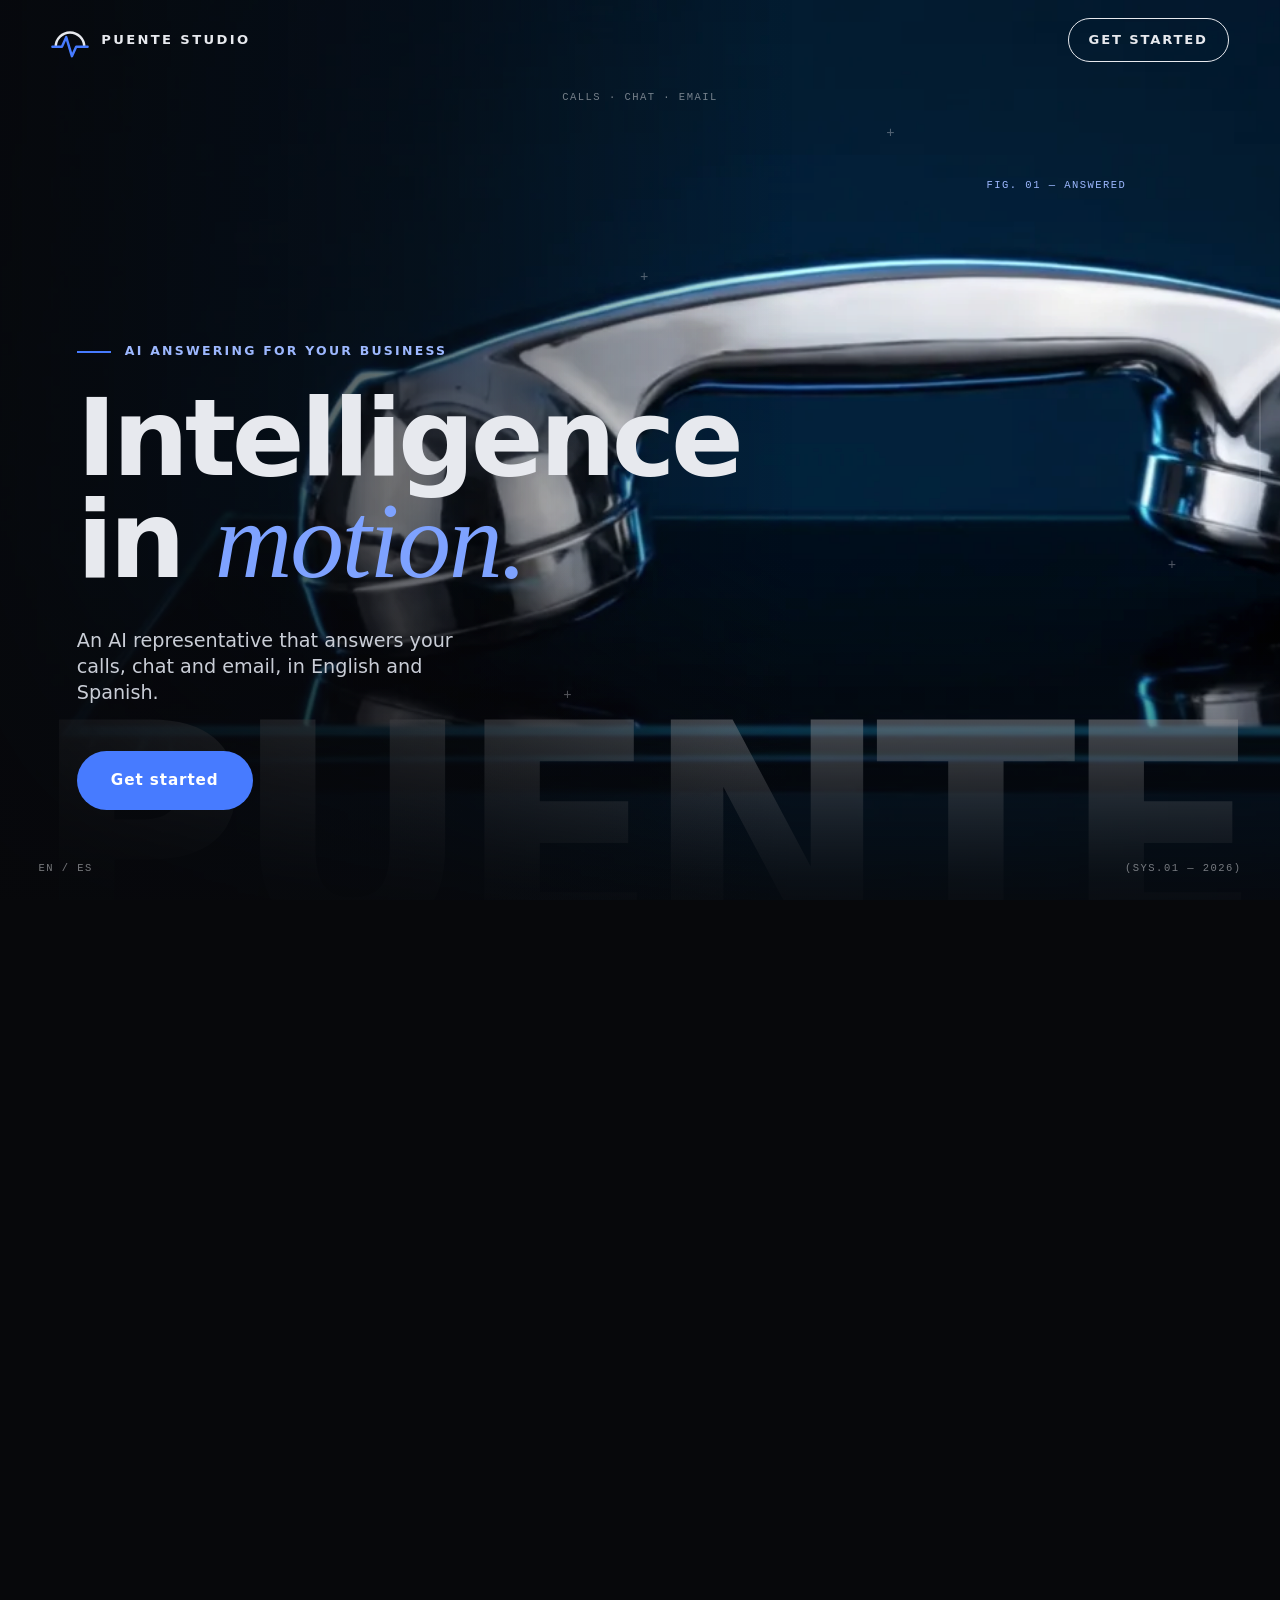
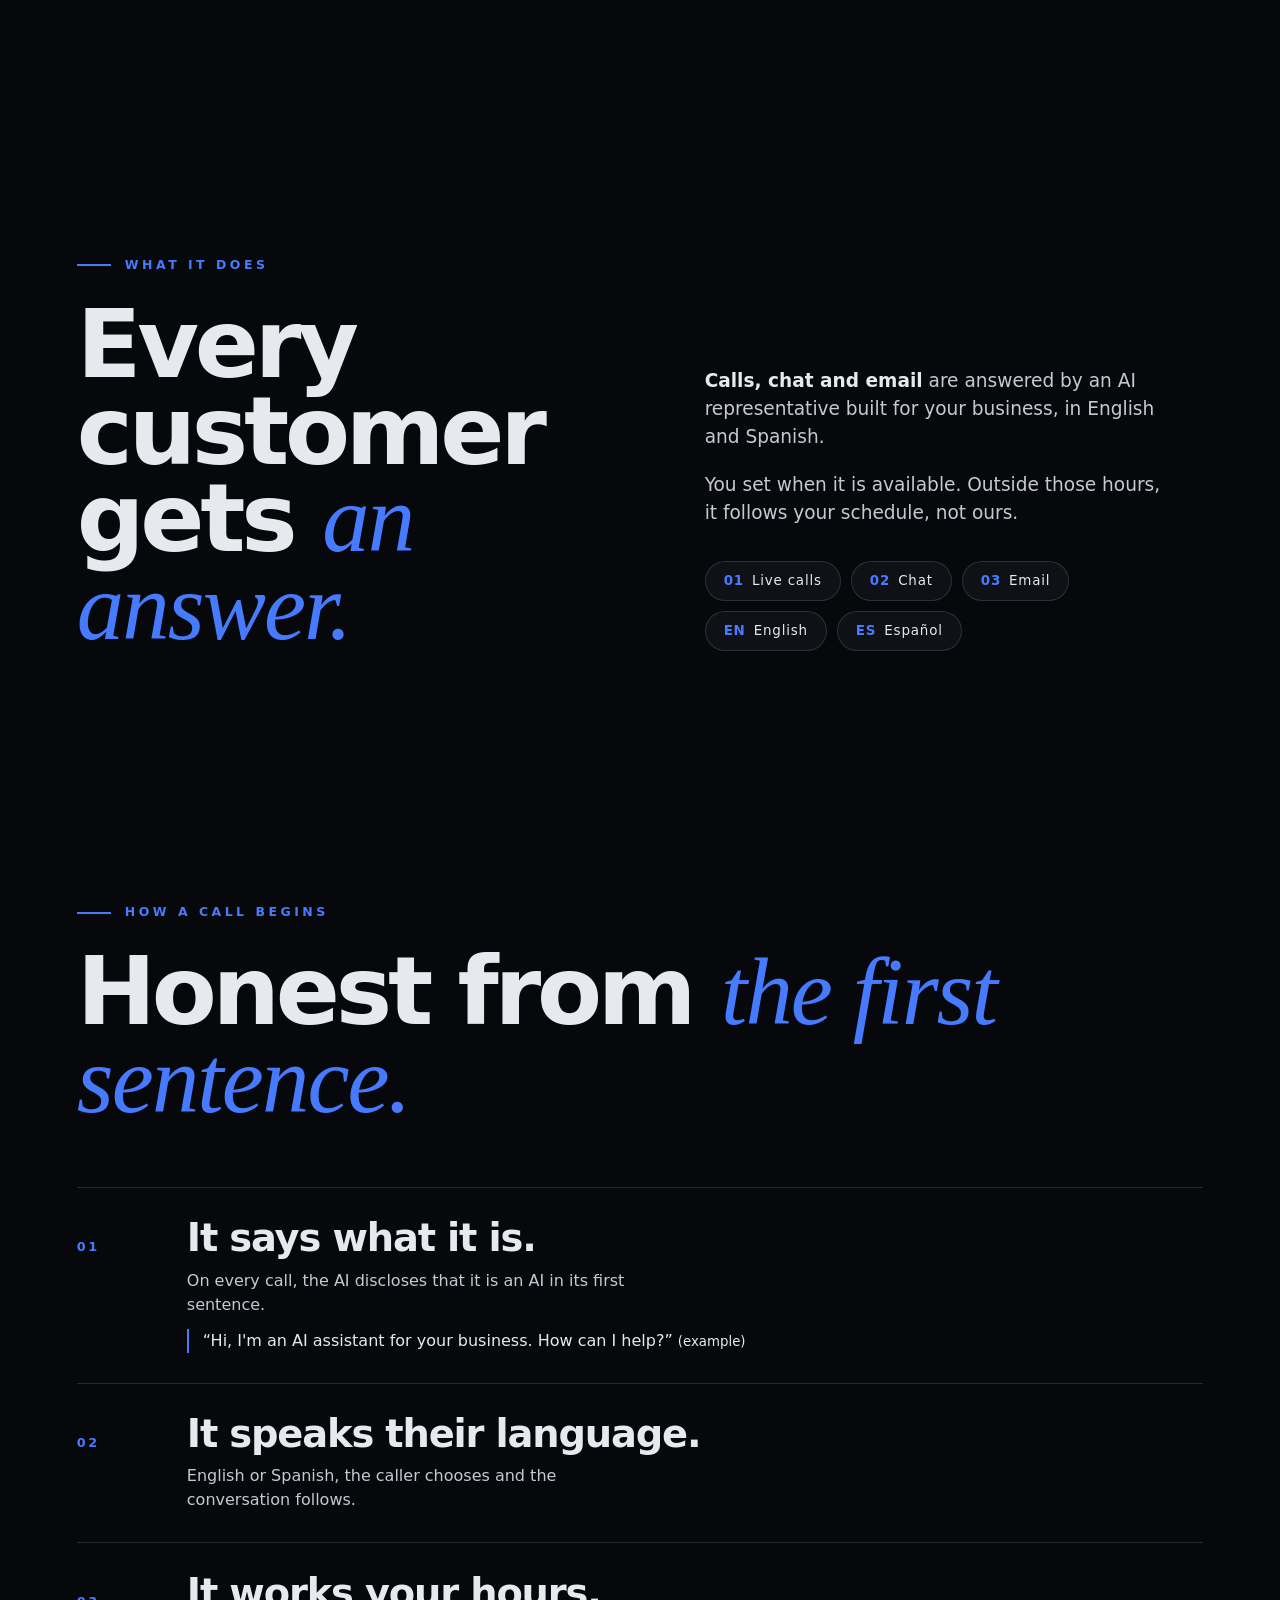
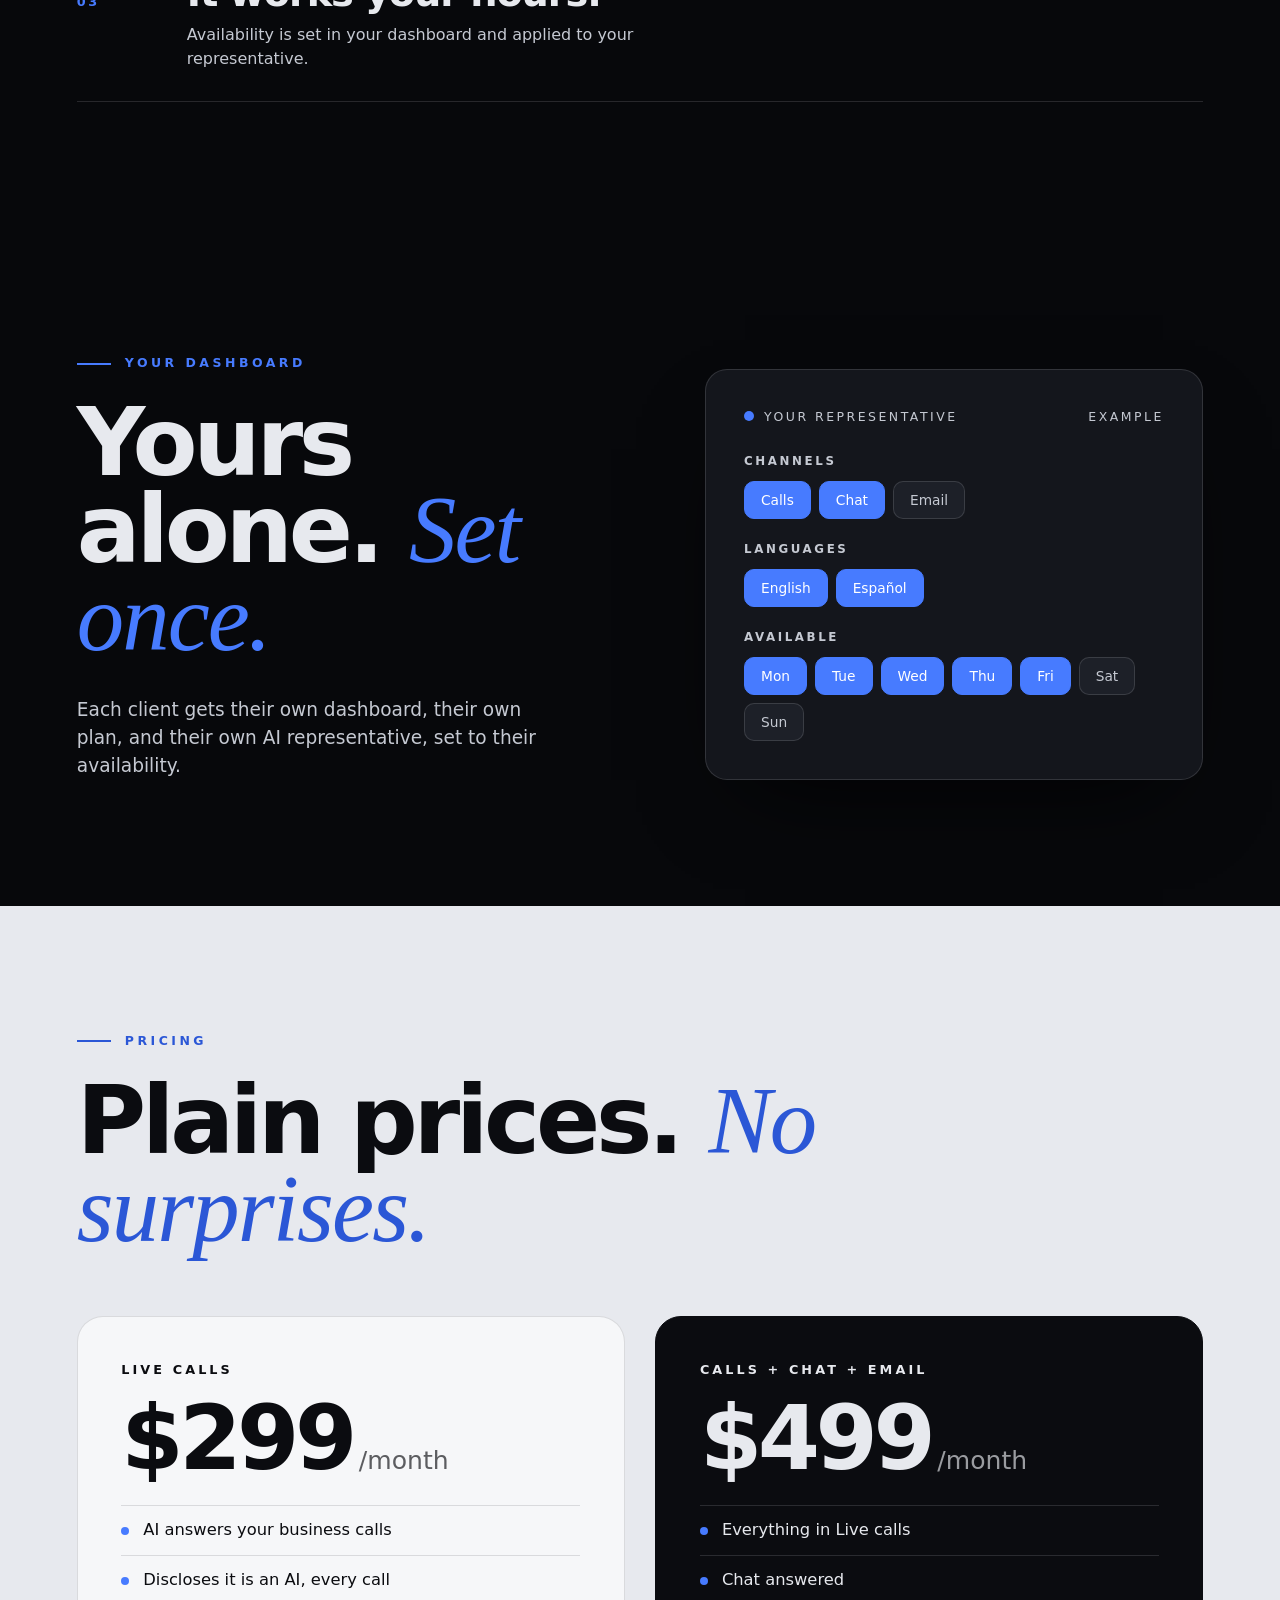
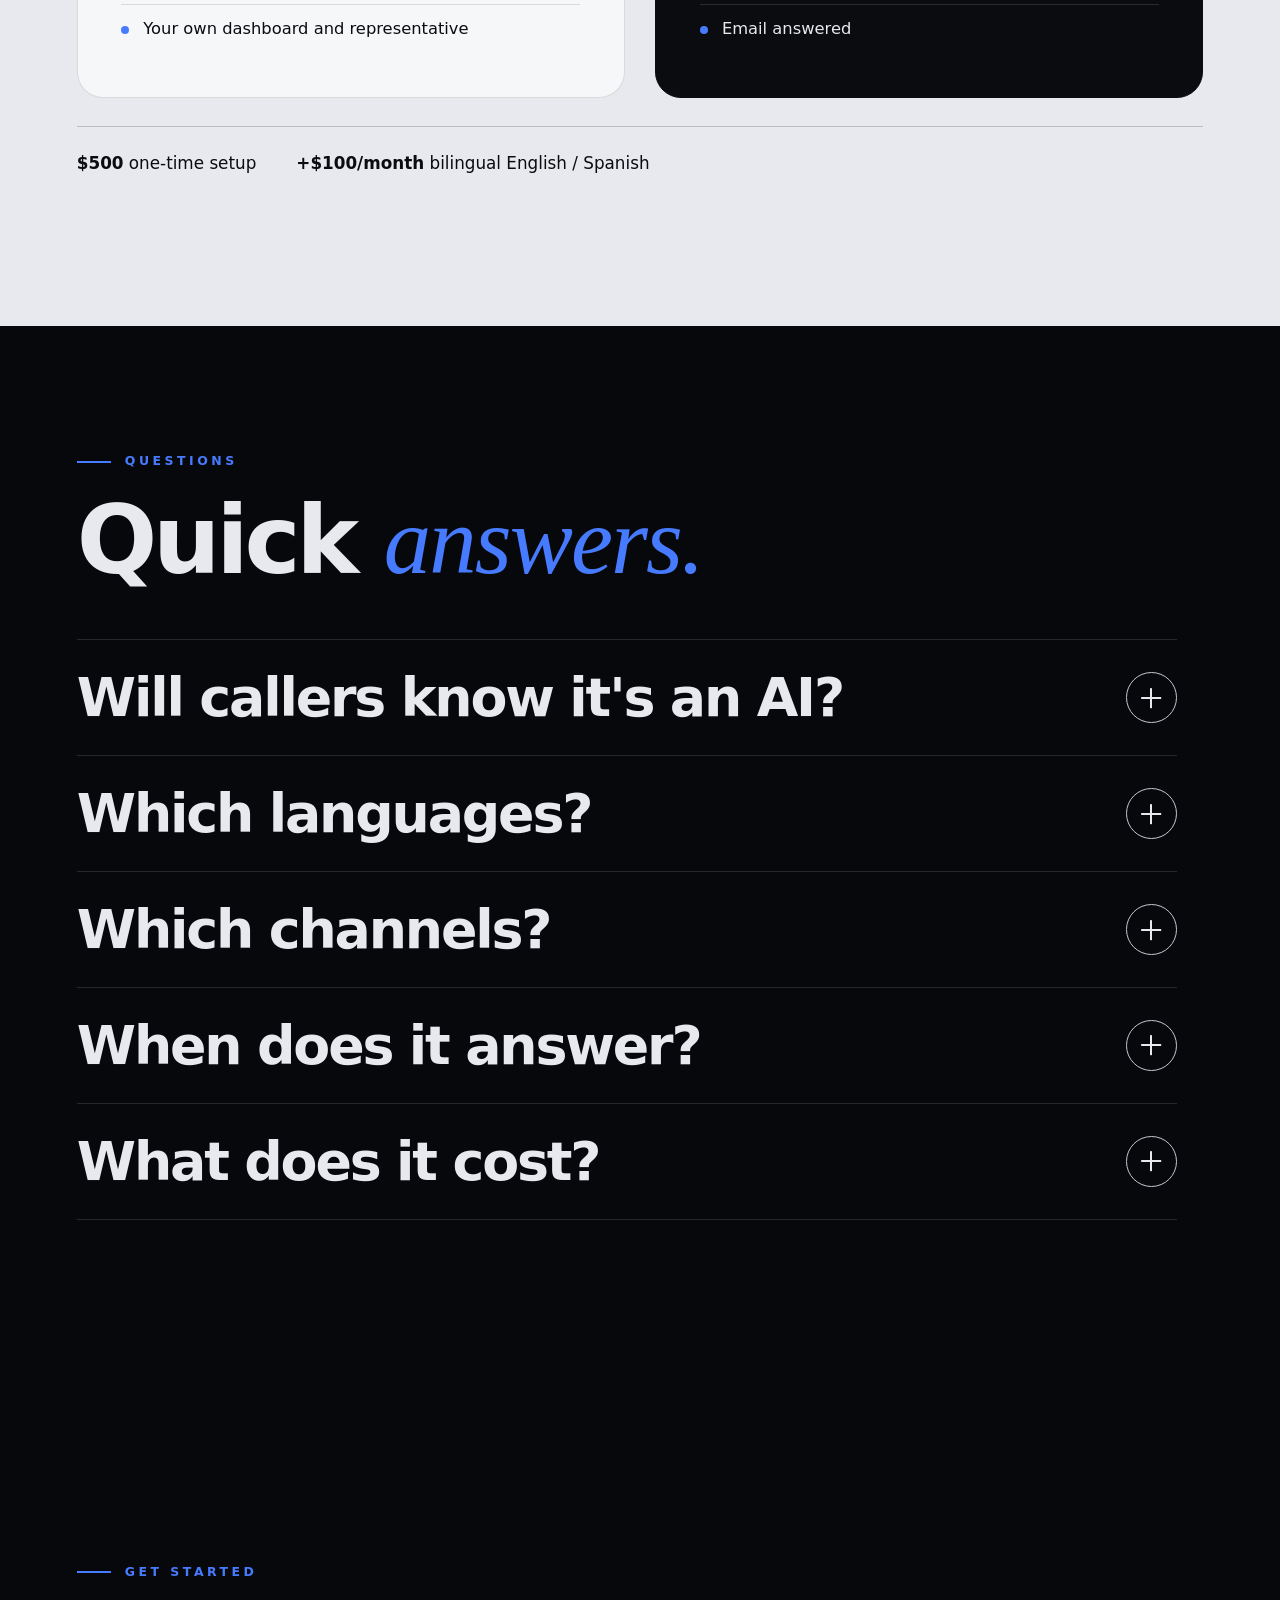
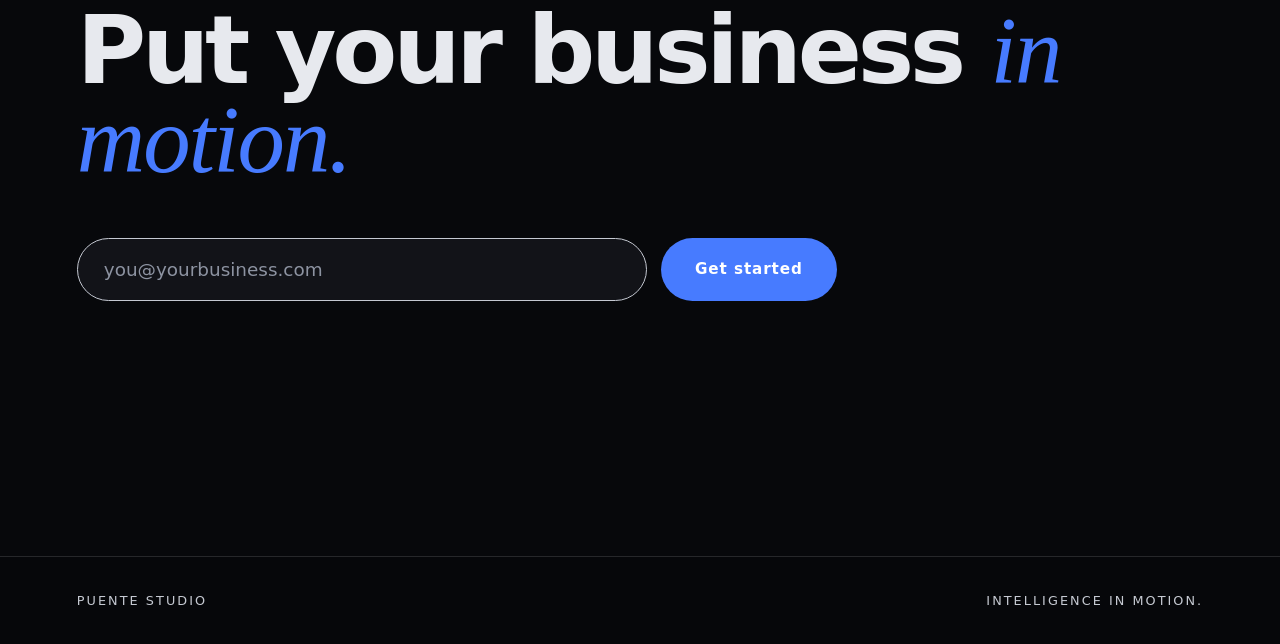
<file: index.html>
<!doctype html>
<html lang="en"><head><meta name="robots" content="noindex,nofollow"><link rel="preload" as="image" href="frames/h/d/001.webp" media="(min-width:768px)"><link rel="preload" as="image" href="frames/h/m/001.webp" media="(max-width:767px)"><meta charset="utf-8"><meta name="viewport" content="width=device-width,initial-scale=1">
<title>Puente Studio — Intelligence in motion</title>
<meta name="description" content="Puente Studio's AI answers your business's calls, chat and email, in English and Spanish.">
<style>
:root{--obs:#07080b;--gra:#14161c;--gra2:#1d2028;--plat:#e7e9ee;--plat2:#c5c9d2;--ink:#0b0c10;--blue:#477BFF;--line:rgba(231,233,238,.14);
--f:"Bahnschrift","Segoe UI Variable Display","Helvetica Neue","Segoe UI",system-ui,sans-serif}
*{box-sizing:border-box;margin:0;padding:0}
html{scroll-behavior:smooth;background:var(--obs)}
body{font-family:var(--f);color:var(--plat);background:var(--obs);line-height:1.5;overflow-x:hidden;-webkit-font-smoothing:antialiased}
#scene{position:fixed;inset:0;width:100%;height:100%;z-index:0;pointer-events:none}
header{position:fixed;top:0;left:0;right:0;z-index:20;display:flex;align-items:center;justify-content:space-between;padding:18px clamp(20px,4vw,56px);color:var(--plat);transition:color .35s}
header.on-light{color:var(--ink)}
.brand{display:flex;align-items:center;gap:12px;text-decoration:none;color:inherit;font-weight:700;letter-spacing:.18em;text-transform:uppercase;font-size:.82rem}
.brand svg{width:38px;height:38px;flex:none}
.nav-cta{color:inherit;text-decoration:none;font-size:.82rem;letter-spacing:.14em;text-transform:uppercase;font-weight:600;padding:11px 20px;border:1px solid currentColor;border-radius:999px;transition:background .25s,color .25s,border-color .25s}
.nav-cta:hover,.nav-cta:focus-visible{background:var(--blue);border-color:var(--blue);color:#fff;outline:none}
main{position:relative;z-index:2}
section{position:relative;padding:clamp(88px,14vh,170px) clamp(20px,6vw,96px)}
.eyebrow{font-size:.78rem;letter-spacing:.28em;text-transform:uppercase;color:var(--blue);font-weight:700;margin-bottom:26px;display:flex;align-items:center;gap:14px}
.eyebrow:before{content:"";width:34px;height:2px;background:var(--blue)}
h1,h2{font-weight:700;letter-spacing:-.045em;line-height:.92}
h1{font-size:clamp(3.4rem,13.2vw,13.5rem)}
h2{font-size:clamp(2.4rem,7.4vw,7.4rem);max-width:15ch}
h1 em,h2 em{font-style:normal;color:var(--blue)}
.hero{min-height:100vh;display:flex;flex-direction:column;justify-content:flex-end;padding-bottom:clamp(56px,10vh,120px)}
.hero p.lead{font-size:clamp(1.1rem,1.9vw,1.7rem);max-width:34ch;color:var(--plat2);margin-top:clamp(24px,4vh,48px);line-height:1.35}
.hero .row{display:flex;flex-wrap:wrap;gap:20px 36px;align-items:center;margin-top:clamp(28px,5vh,56px)}
.btn{display:inline-block;background:var(--blue);color:#fff;text-decoration:none;font-weight:700;font-size:.95rem;letter-spacing:.06em;padding:18px 34px;border-radius:999px;border:0;cursor:pointer;font-family:inherit;transition:transform .2s,box-shadow .25s}
.btn:hover,.btn:focus-visible{transform:translateY(-2px);box-shadow:0 14px 40px -10px rgba(71,123,255,.7);outline:none}
.scroll-hint{font-size:.74rem;letter-spacing:.26em;text-transform:uppercase;color:var(--plat2)}
.scroll-hint i{display:inline-block;width:46px;height:1px;background:var(--plat2);vertical-align:middle;margin-left:12px;transform-origin:left;animation:hint 2.4s ease-in-out infinite}
@keyframes hint{0%,100%{transform:scaleX(.3)}50%{transform:scaleX(1)}}
.split{display:grid;grid-template-columns:1.05fr .95fr;gap:clamp(32px,6vw,96px);align-items:end}
.copy{font-size:clamp(1.05rem,1.45vw,1.35rem);color:var(--plat2);max-width:40ch}
.copy p+p{margin-top:1.1em}
.copy strong{color:var(--plat);font-weight:600}
.chips{display:flex;flex-wrap:wrap;gap:10px;margin-top:34px}
.chip{border:1px solid var(--line);border-radius:999px;padding:9px 18px;font-size:.84rem;letter-spacing:.06em;background:rgba(20,22,28,.7);color:var(--plat)}
.chip b{color:var(--blue);margin-right:8px}
.call{margin-top:clamp(40px,7vh,90px);border-top:1px solid var(--line)}
.step{display:grid;grid-template-columns:90px 1fr;gap:20px;padding:30px 0;border-bottom:1px solid var(--line);align-items:baseline;opacity:.35;transform:translateY(18px);transition:opacity .8s,transform .8s}
.step.in{opacity:1;transform:none}
.step .n{font-size:.8rem;letter-spacing:.2em;color:var(--blue);font-weight:700}
.step h3{font-size:clamp(1.4rem,3vw,2.7rem);letter-spacing:-.03em;font-weight:600;line-height:1.05}
.step p{color:var(--plat2);margin-top:10px;max-width:46ch}
.say{font-style:normal;color:var(--plat);border-left:2px solid var(--blue);padding-left:14px;display:inline-block;margin-top:12px}
.rep{background:var(--gra);border:1px solid var(--line);border-radius:22px;padding:clamp(22px,3vw,40px);box-shadow:0 40px 90px -40px rgba(0,0,0,.9)}
.rep .top{display:flex;justify-content:space-between;align-items:center;margin-bottom:26px;font-size:.78rem;letter-spacing:.2em;text-transform:uppercase;color:var(--plat2)}
.rep .dot{width:10px;height:10px;border-radius:50%;background:var(--blue);box-shadow:0 0 0 0 rgba(71,123,255,.7);animation:ping 2.2s infinite;display:inline-block;margin-right:10px}
@keyframes ping{70%{box-shadow:0 0 0 12px rgba(71,123,255,0)}100%{box-shadow:0 0 0 0 rgba(71,123,255,0)}}
.rep h4{font-size:.74rem;letter-spacing:.22em;text-transform:uppercase;color:var(--plat2);font-weight:600;margin:22px 0 10px}
.tog{display:flex;flex-wrap:wrap;gap:8px}
.tog button{font-family:inherit;font-size:.86rem;padding:10px 16px;border-radius:10px;border:1px solid var(--line);background:var(--gra2);color:var(--plat2);cursor:pointer;transition:all .2s}
.tog button[aria-pressed=true]{background:var(--blue);border-color:var(--blue);color:#fff}
.tog button:focus-visible{outline:2px solid var(--plat);outline-offset:2px}
.plans{background:var(--plat);color:var(--ink)}
.plans .eyebrow{color:#2b57d6}.plans .eyebrow:before{background:#2b57d6}
.plans h2 em{color:#2b57d6}
.cards{display:grid;grid-template-columns:1fr 1fr;gap:clamp(16px,2.4vw,32px);margin-top:clamp(40px,7vh,80px)}
.card{background:#f6f7f9;border:1px solid rgba(11,12,16,.12);border-radius:26px;padding:clamp(26px,3.4vw,50px);display:flex;flex-direction:column;gap:14px}
.card.pro{background:var(--ink);color:var(--plat);border-color:var(--ink)}
.card h3{font-size:.8rem;letter-spacing:.24em;text-transform:uppercase;font-weight:700}
.price{font-size:clamp(3.4rem,7vw,6.6rem);font-weight:700;letter-spacing:-.05em;line-height:1}
.price small{font-size:.28em;letter-spacing:0;font-weight:500;opacity:.65;margin-left:6px}
.card ul{list-style:none;margin-top:8px}
.card li{padding:12px 0;border-top:1px solid rgba(11,12,16,.12);font-size:1.02rem}
.card.pro li{border-color:var(--line)}
.card li:before{content:"";display:inline-block;width:8px;height:8px;border-radius:50%;background:var(--blue);margin-right:14px}
.addons{display:flex;flex-wrap:wrap;gap:12px 40px;margin-top:28px;font-size:1.05rem;padding:24px 0;border-top:1px solid rgba(11,12,16,.2)}
.addons b{font-weight:700}
.faq{max-width:1100px}
details{border-top:1px solid var(--line)}
details:last-of-type{border-bottom:1px solid var(--line)}
summary{list-style:none;cursor:pointer;padding:clamp(22px,3.4vh,38px) 0;display:flex;justify-content:space-between;align-items:center;gap:24px;font-size:clamp(1.6rem,4.2vw,4rem);font-weight:700;letter-spacing:-.04em;line-height:1}
summary::-webkit-details-marker{display:none}
summary:focus-visible{outline:2px solid var(--blue);outline-offset:4px}
summary i{flex:none;width:clamp(34px,4vw,56px);height:clamp(34px,4vw,56px);border:1px solid var(--plat2);border-radius:50%;position:relative;transition:transform .35s,background .25s,border-color .25s}
summary i:before,summary i:after{content:"";position:absolute;left:50%;top:50%;width:40%;height:2px;background:var(--plat);transform:translate(-50%,-50%)}
summary i:after{transform:translate(-50%,-50%) rotate(90deg);transition:transform .35s}
details[open] summary i{background:var(--blue);border-color:var(--blue);transform:rotate(180deg)}
details[open] summary i:after{transform:translate(-50%,-50%) rotate(0)}
details p{padding:0 0 clamp(26px,4vh,44px);max-width:46ch;font-size:clamp(1.05rem,1.5vw,1.4rem);color:var(--plat2)}
.cta{min-height:90vh;display:flex;flex-direction:column;justify-content:center}
form{margin-top:clamp(34px,6vh,64px);display:flex;flex-wrap:wrap;gap:14px;max-width:760px}
label.sr{position:absolute;left:-9999px}
input[type=email]{flex:1 1 320px;font-family:inherit;font-size:1.15rem;padding:20px 26px;border-radius:999px;border:1px solid var(--plat2);background:rgba(20,22,28,.85);color:var(--plat)}
input[type=email]::placeholder{color:#8d93a1}
input[type=email]:focus-visible{outline:2px solid var(--blue);outline-offset:3px;border-color:var(--blue)}
.msg{flex-basis:100%;min-height:1.6em;color:var(--plat2);font-size:.95rem}
.msg.err{color:#ff9a9a}
footer{position:relative;z-index:2;padding:34px clamp(20px,6vw,96px);display:flex;justify-content:space-between;flex-wrap:wrap;gap:12px;border-top:1px solid var(--line);font-size:.8rem;letter-spacing:.16em;text-transform:uppercase;color:var(--plat2);background:rgba(7,8,11,.9)}
.rise{opacity:0;transform:translateY(34px);transition:opacity 1s cubic-bezier(.2,.7,.2,1),transform 1s cubic-bezier(.2,.7,.2,1)}
.rise.in{opacity:1;transform:none}
@media(max-width:860px){.split,.cards{grid-template-columns:1fr}.step{grid-template-columns:52px 1fr}h2{max-width:none}}
@media(prefers-reduced-motion:reduce){*{animation:none!important;transition:none!important;scroll-behavior:auto!important}.rise,.step{opacity:1;transform:none}}

.cine{padding:0;height:480vh}
.cine .stage{position:sticky;top:0;height:100vh;overflow:hidden;background:#07080b center/cover no-repeat;background-image:url(frames/h/d/001.webp)}
#film{position:absolute;inset:0;width:100%;height:100%;display:block;opacity:0;transition:opacity .5s}

.cine .shade{position:absolute;inset:0;background:linear-gradient(90deg,rgba(7,8,11,.86) 0%,rgba(7,8,11,.4) 46%,rgba(7,8,11,0) 76%),linear-gradient(0deg,rgba(7,8,11,.88) 0%,rgba(7,8,11,0) 42%)}
.cine .hero.in-stage{position:absolute;inset:0;min-height:0;padding:0 clamp(20px,6vw,96px) clamp(56px,10vh,120px);will-change:opacity,transform}
.cine .beat{position:absolute;left:clamp(20px,6vw,96px);bottom:clamp(56px,10vh,120px);font-size:clamp(1.4rem,3.4vw,3rem);font-weight:600;letter-spacing:-.03em;max-width:18ch;line-height:1.08;opacity:0;margin:0;will-change:opacity,transform}
.cine .payoff{position:absolute;right:clamp(20px,6vw,96px);bottom:clamp(56px,12vh,130px);width:min(380px,calc(100vw - 40px));opacity:0;will-change:opacity;perspective:900px}
.cine .pc{background:rgba(14,16,22,.82);border:1px solid rgba(231,233,238,.14);border-radius:18px;padding:18px 18px 16px;box-shadow:0 30px 80px rgba(0,0,0,.5);transform-origin:50% 100%;will-change:transform}
.cine .ptag{font-size:.68rem;letter-spacing:.14em;text-transform:uppercase;color:#9aa3b2;margin-bottom:10px}
.cine .pwave{width:100%;height:28px;display:block;margin-bottom:10px}
.cine .pl{font-size:.9rem;line-height:1.35;color:#e7e9ee;margin:6px 0;opacity:0;transform:translateY(8px);transition:opacity .5s,transform .5s}
.cine .pl b{color:#9aa3b2;font-weight:600;margin-right:6px}
.cine .pbook{margin-top:12px;padding:12px 14px;border-radius:12px;background:#477BFF;color:#fff;display:flex;justify-content:space-between;align-items:center;gap:10px;opacity:0;transform:translateY(8px);transition:opacity .5s,transform .5s}
.cine .pbook span{font-size:.78rem;letter-spacing:.06em;text-transform:uppercase;opacity:.9}
.cine .pbook strong{font-size:1rem}
.cine .payoff.s1 .pl{opacity:1;transform:none}
.cine .payoff:not(.s2) .pl.l2{opacity:0;transform:translateY(8px)}
.cine .payoff.s3 .pbook{opacity:1;transform:none}
.cine .meter{position:absolute;right:clamp(8px,1.5vw,20px);top:50%;height:120px;width:2px;margin-top:-60px;background:rgba(231,233,238,.14)}
.cine .meter i{display:block;width:100%;height:0;background:#477BFF;box-shadow:0 0 12px #477BFF}
@media (max-width:767px){.cine{height:340vh}.cine .stage{background-image:url(frames/h/m/001.webp)}.cine .meter{display:none}.cine .shade{background:linear-gradient(0deg,rgba(7,8,11,.94) 0%,rgba(7,8,11,.5) 55%,rgba(7,8,11,.12) 100%)}.cine .payoff{left:20px;right:20px;width:auto;bottom:24px}.cine .beat{bottom:24px}}
@media (prefers-reduced-motion:reduce){.cine{height:auto}.cine .stage{position:relative;height:100vh}.cine .payoff{opacity:1}.cine .pl,.cine .pbook{opacity:1!important;transform:none!important}}

:root{--serif:"Iowan Old Style","Palatino Linotype",Palatino,"Book Antiqua",Georgia,serif}
h1{font-size:clamp(3rem,9.4vw,9.6rem);line-height:.95;letter-spacing:-.04em;font-weight:600}
h1 em,h2 em{font-family:var(--serif);font-style:italic;font-weight:400;letter-spacing:-.02em}
h2{font-weight:600}
.cine .hero .lead{max-width:34ch;font-size:clamp(1rem,1.5vw,1.3rem);color:#c9cdd6}
.cine .beat{font-family:var(--serif);font-weight:400;font-style:italic;letter-spacing:-.02em}
.cine .hero .eyebrow{letter-spacing:.18em}

.cine .hero h1 em{color:#7ea2ff;font-weight:500}
.cine .shade{background:linear-gradient(90deg,rgba(7,8,11,.94) 0%,rgba(7,8,11,.7) 38%,rgba(7,8,11,.1) 68%,rgba(7,8,11,0) 100%),linear-gradient(0deg,rgba(7,8,11,.88) 0%,rgba(7,8,11,0) 40%)}
.cine .hero h1{font-size:clamp(2.8rem,8.4vw,8.6rem)}
.cine .scroll-hint{display:none}

@media (max-height:600px){.cine .hero.in-stage{padding-top:88px;padding-bottom:28px}.cine .hero h1{font-size:clamp(2rem,6vw,4rem)}.cine .hero .lead{display:none}}

.cine .ghost{position:absolute;left:0;right:0;top:50%;transform:translateY(-54%);text-align:center;font-weight:700;letter-spacing:-.05em;line-height:.8;font-size:clamp(6rem,22vw,26rem);color:transparent;-webkit-text-stroke:1px rgba(231,233,238,.12);background:linear-gradient(180deg,rgba(231,233,238,.12),rgba(231,233,238,.0) 85%);-webkit-background-clip:text;background-clip:text;pointer-events:none;will-change:transform,opacity}
#obj3d{position:absolute;right:1vw;top:4vh;width:60vw;height:90vh;pointer-events:none}.cine .stage:after{content:'';position:absolute;right:6vw;top:22vh;width:46vw;height:56vh;background:radial-gradient(closest-side,rgba(71,123,255,.28),rgba(71,123,255,0));z-index:1;pointer-events:none}
.cine .shade{background:linear-gradient(90deg,rgba(7,8,11,.9) 0%,rgba(7,8,11,.55) 34%,rgba(7,8,11,0) 62%),linear-gradient(0deg,rgba(7,8,11,.85) 0%,rgba(7,8,11,0) 38%)}
.cine .shade{z-index:2}.cine .hero.in-stage,.cine .beat,.cine .payoff,.cine .meter{z-index:3}
#film{filter:saturate(.7) contrast(1.1);-webkit-mask-image:radial-gradient(70% 90% at 62% 58%,#000 25%,transparent 85%);mask-image:radial-gradient(70% 90% at 62% 58%,#000 25%,transparent 85%)}
@media (max-width:767px){#obj3d{right:0;left:0;width:100%;height:52vh;top:6vh}.cine .ghost{font-size:34vw;top:30%}}
.cine .stage{background-image:linear-gradient(rgba(7,8,11,.9),rgba(7,8,11,.9)),url(frames/h/d/001.webp)}@media (max-width:767px){.cine .stage{background-image:linear-gradient(rgba(7,8,11,.9),rgba(7,8,11,.9)),url(frames/h/m/001.webp)}}
.cine .word{position:absolute;right:3vw;top:50%;width:54vw;transform:translateY(-30%);text-align:center;font-weight:800;letter-spacing:-.045em;line-height:.78;font-size:clamp(3.4rem,9.2vw,13rem);color:transparent;background:linear-gradient(180deg,rgba(231,233,238,.62) 0%,rgba(231,233,238,.26) 60%,rgba(231,233,238,.04) 100%);-webkit-background-clip:text;background-clip:text;pointer-events:none;z-index:1;white-space:nowrap;will-change:transform,opacity}
.cine .stage:before{display:none;content:'';position:absolute;inset:0;z-index:1;pointer-events:none;background:linear-gradient(90deg,transparent 0,transparent calc(50% - .5px),rgba(231,233,238,.05) 50%,transparent calc(50% + .5px)),linear-gradient(0deg,transparent 0,transparent calc(26% - .5px),rgba(231,233,238,.07) 26%,transparent calc(26% + .5px))}
html{scrollbar-width:none}html::-webkit-scrollbar{display:none}
.cine .stage:after{display:none}#scene{display:none!important}
#obj3d{right:3vw;top:4vh;width:60vw;height:88vh;z-index:2}
.cine .shade{z-index:3}
.cine .hero.in-stage,.cine .beat,.cine .payoff,.cine .meter{z-index:4}
.cine .eyebrow{color:#9db8ff}
@media (max-width:767px){.cine .word{width:100%;right:0;top:44%;font-size:21vw}}
.cine .payoff,.cine .payoff *,.cine .beat,.cine .word,.cine .shade,#film,#obj3d,.cine .meter{pointer-events:none!important}.cine .hero.in-stage a,.cine .hero.in-stage .btn{pointer-events:auto!important;position:relative;z-index:6}
.cine .bigmark{position:absolute;left:0;right:0;bottom:-.17em;text-align:center;font-weight:800;letter-spacing:-.05em;line-height:.8;font-size:clamp(6rem,23vw,28rem);color:transparent;background:linear-gradient(180deg,rgba(231,233,238,.5) 0%,rgba(231,233,238,.1) 70%);-webkit-background-clip:text;background-clip:text;z-index:1;pointer-events:none;white-space:nowrap;animation:bm 1.8s .5s cubic-bezier(.2,.7,.2,1) both}
@keyframes bm{from{opacity:0;transform:translateY(8%)}to{opacity:1;transform:none}}
.cine .ribs{position:absolute;inset:0;z-index:3;pointer-events:none;background:repeating-linear-gradient(90deg,rgba(7,8,11,.55) 0 7px,rgba(150,175,255,.13) 7px 9px,rgba(7,8,11,.25) 9px 16px);-webkit-mask-image:linear-gradient(90deg,transparent 28%,#000 52%);mask-image:linear-gradient(90deg,transparent 28%,#000 52%);animation:ribs 1.7s .15s ease-out both}
@keyframes ribs{0%{opacity:1}55%{opacity:.7}100%{opacity:0;visibility:hidden}}
#obj3d{animation:objin 1.7s .1s cubic-bezier(.2,.7,.2,1) both}
@keyframes objin{from{filter:blur(16px);opacity:.2}to{filter:blur(0);opacity:1}}
.cine .hero.in-stage>*{animation:up .9s cubic-bezier(.2,.7,.2,1) both}
.cine .hero.in-stage>*:nth-child(1){animation-delay:.9s}.cine .hero.in-stage>*:nth-child(2){animation-delay:1.0s}.cine .hero.in-stage>*:nth-child(3){animation-delay:1.15s}.cine .hero.in-stage>*:nth-child(4){animation-delay:1.3s}
@keyframes up{from{opacity:0;transform:translateY(18px);filter:blur(6px)}to{opacity:1;transform:none;filter:blur(0)}}
.cine .tech{position:absolute;inset:0;z-index:4;pointer-events:none;font:500 10.5px/1 ui-monospace,SFMono-Regular,Menlo,Consolas,monospace;letter-spacing:.14em;text-transform:uppercase;color:rgba(231,233,238,.5);animation:up 1s 1.5s both}
.cine .tech span{position:absolute}.cine .t1{top:92px;left:50%;transform:translateX(-50%)}.cine .t2{right:clamp(18px,3vw,44px);bottom:clamp(18px,3vh,34px)}.cine .t3{right:12vw;top:20%;color:#9db8ff}.cine .t4{left:clamp(18px,3vw,44px);bottom:clamp(18px,3vh,34px)}
.cine .x{position:absolute;font-style:normal;font-size:14px;color:rgba(231,233,238,.35)}.cine .x1{left:50%;top:30%}.cine .x2{right:8vw;top:62%}.cine .x3{left:44%;bottom:22%}.cine .x4{right:30%;top:14%}
@media (max-width:767px){.cine .tech .t1,.cine .tech .t3,.cine .tech .x{display:none}.cine .bigmark{font-size:26vw}}
@media (prefers-reduced-motion:reduce){.cine .ribs{display:none}.cine .bigmark,#obj3d,.cine .hero.in-stage>*,.cine .tech{animation:none}}
#obj3d,.cine .word{display:none!important}#film{-webkit-mask-image:none!important;mask-image:none!important;filter:none!important}.cine{height:370vh}@media (max-width:767px){.cine{height:330vh}}section,.eyebrow{scroll-margin-top:96px}</style></head><body>
<canvas id="scene" aria-hidden="true"></canvas>
<header id="hdr">
 <a class="brand" href="#top" aria-label="Puente Studio home">
  <svg viewBox="0 0 40 40" fill="none" stroke="currentColor" stroke-width="2.6" stroke-linecap="round" stroke-linejoin="round" aria-hidden="true"><path d="M5 27a15 15 0 0 1 30 0" /><path d="M1.5 27h10l4.5-10 6 20 4.5-10h12" stroke="#477BFF"/></svg>
  Puente Studio</a>
 <a class="nav-cta" href="#start">Get started</a>
</header>
<main id="top">
<section class="cine" data-theme="dark" id="cine"><div class="stage"><canvas id="film" aria-hidden="true"></canvas><div class="word" aria-hidden="true">ANSWERED</div><div class="bigmark" aria-hidden="true">PUENTE</div><canvas id="obj3d" aria-hidden="true"></canvas><div class="ribs" aria-hidden="true"></div><div class="tech" aria-hidden="true"><span class="t1">Calls · Chat · Email</span><span class="t2">(SYS.01 — 2026)</span><span class="t3">Fig. 01 — Answered</span><span class="t4">EN / ES</span><i class="x x1">+</i><i class="x x2">+</i><i class="x x3">+</i><i class="x x4">+</i></div><div class="shade"></div><div class="hero in-stage">
 <div class="eyebrow">AI answering for your business</div>
 <h1>Intelligence<br>in <em>motion.</em></h1>
 <p class="lead">An AI representative that answers your calls, chat and email, in English and Spanish.</p>
 <div class="row"><a class="btn" href="#start">Get started</a></div>
</div><p class="beat" id="beat">Every call, answered.<br>English and Spanish.</p><div class="payoff" id="payoff" aria-label="Illustration of an answered call"><div class="pc"><div class="ptag">Illustration, not a real customer</div><svg class="pwave" viewBox="0 0 200 28" aria-hidden="true"><path d="M0 14h30l6-10 8 22 7-18 6 12h22l5-8 7 14 6-8h20l6-6 6 12 5-6h36" fill="none" stroke="#477BFF" stroke-width="2" stroke-linecap="round" stroke-linejoin="round"/></svg><div class="pl"><b>Caller</b> Hi, can I book a tune-up this week?</div><div class="pl l2"><b>Puente</b> Yes. I am an AI assistant for the shop. Thursday at 2:30 works.</div><div class="pbook"><span>Appointment booked</span><strong>Thursday 2:30 PM</strong></div></div></div><div class="meter" aria-hidden="true"><i id="meter"></i></div></div></section>

<section data-theme="dark">
 <div class="split">
  <div class="rise"><div class="eyebrow">What it does</div><h2>Every customer gets <em>an answer.</em></h2></div>
  <div class="copy rise">
   <p><strong>Calls, chat and email</strong> are answered by an AI representative built for your business, in English and Spanish.</p>
   <p>You set when it is available. Outside those hours, it follows your schedule, not ours.</p>
   <div class="chips"><span class="chip"><b>01</b>Live calls</span><span class="chip"><b>02</b>Chat</span><span class="chip"><b>03</b>Email</span><span class="chip"><b>EN</b>English</span><span class="chip"><b>ES</b>Español</span></div>
  </div>
 </div>
</section>

<section data-theme="dark">
 <div class="eyebrow rise">How a call begins</div>
 <h2 class="rise">Honest from <em>the first sentence.</em></h2>
 <div class="call">
  <div class="step"><span class="n">01</span><div><h3>It says what it is.</h3><p>On every call, the AI discloses that it is an AI in its first sentence.</p><span class="say">“Hi, I'm an AI assistant for your business. How can I help?” <small>(example)</small></span></div></div>
  <div class="step"><span class="n">02</span><div><h3>It speaks their language.</h3><p>English or Spanish, the caller chooses and the conversation follows.</p></div></div>
  <div class="step"><span class="n">03</span><div><h3>It works your hours.</h3><p>Availability is set in your dashboard and applied to your representative.</p></div></div>
 </div>
</section>

<section data-theme="dark">
 <div class="split">
  <div class="rise"><div class="eyebrow">Your dashboard</div><h2>Yours alone. <em>Set once.</em></h2>
   <div class="copy" style="margin-top:34px"><p>Each client gets their own dashboard, their own plan, and their own AI representative, set to their availability.</p></div></div>
  <div class="rep rise" role="group" aria-label="Example representative settings">
   <div class="top"><span><span class="dot"></span>Your representative</span><span>Example</span></div>
   <h4>Channels</h4><div class="tog"><button aria-pressed="true">Calls</button><button aria-pressed="true">Chat</button><button aria-pressed="false">Email</button></div>
   <h4>Languages</h4><div class="tog"><button aria-pressed="true">English</button><button aria-pressed="true">Español</button></div>
   <h4>Available</h4><div class="tog"><button aria-pressed="true">Mon</button><button aria-pressed="true">Tue</button><button aria-pressed="true">Wed</button><button aria-pressed="true">Thu</button><button aria-pressed="true">Fri</button><button aria-pressed="false">Sat</button><button aria-pressed="false">Sun</button></div>
  </div>
 </div>
</section>

<section class="plans" data-theme="light" id="plans">
 <div class="eyebrow rise">Pricing</div>
 <h2 class="rise">Plain prices. <em>No surprises.</em></h2>
 <div class="cards">
  <article class="card rise"><h3>Live calls</h3><div class="price">$299<small>/month</small></div><ul><li>AI answers your business calls</li><li>Discloses it is an AI, every call</li><li>Your own dashboard and representative</li></ul></article>
  <article class="card pro rise"><h3>Calls + chat + email</h3><div class="price">$499<small>/month</small></div><ul><li>Everything in Live calls</li><li>Chat answered</li><li>Email answered</li></ul></article>
 </div>
 <div class="addons rise"><span><b>$500</b> one-time setup</span><span><b>+$100/month</b> bilingual English / Spanish</span></div>
</section>

<section data-theme="dark">
 <div class="eyebrow rise">Questions</div>
 <h2 class="rise" style="margin-bottom:clamp(36px,6vh,70px)">Quick <em>answers.</em></h2>
 <div class="faq">
  <details><summary>Will callers know it's an AI?<i></i></summary><p>Yes. On calls, the AI says it is an AI in its first sentence.</p></details>
  <details><summary>Which languages?<i></i></summary><p>English and Spanish. Bilingual is +$100 per month.</p></details>
  <details><summary>Which channels?<i></i></summary><p>Live calls only, or live calls with chat and email.</p></details>
  <details><summary>When does it answer?<i></i></summary><p>When you set it to. Your availability lives in your dashboard.</p></details>
  <details><summary>What does it cost?<i></i></summary><p>$500 setup, then $299 per month for live calls or $499 per month for calls, chat and email. Bilingual adds $100 per month.</p></details>
 </div>
</section>

<section class="cta" data-theme="dark" id="start">
 <div class="eyebrow rise">Get started</div>
 <h2 class="rise">Put your business <em>in motion.</em></h2>
 <form id="f" class="rise" novalidate data-endpoint="">
  <label class="sr" for="em">Email address</label>
  <input id="em" type="email" name="email" placeholder="you@yourbusiness.com" autocomplete="email" required>
  <button class="btn" type="submit">Get started</button>
  <div class="msg" id="msg" role="status" aria-live="polite"></div>
 </form>
</section>
</main>
<footer><span>Puente Studio</span><span>Intelligence in motion.</span></footer>

<script>
(function(){
var reduce=matchMedia('(prefers-reduced-motion: reduce)').matches;
var cv=document.getElementById('scene'),cx=cv.getContext('2d'),W=0,H=0,dpr=Math.min(devicePixelRatio||1,1.5);
function size(){W=innerWidth;H=innerHeight;cv.width=W*dpr;cv.height=H*dpr;cx.setTransform(dpr,0,0,dpr,0,0)}
size();addEventListener('resize',size);

var MX=0,MY=0,ghost=document.querySelector('.cine .word');addEventListener('pointermove',function(e){MX=e.clientX/innerWidth*2-1;MY=e.clientY/innerHeight*2-1},{passive:true});var MOB=innerWidth<768,N=MOB?61:121,DIR=MOB?'frames/h/m/':'frames/h/d/',imgs=new Array(N),film=document.getElementById('film'),fx=film.getContext('2d'),cine=document.getElementById('cine'),heroEl=cine.querySelector('.hero'),beat=document.getElementById('beat'),pay=document.getElementById('payoff'),meter=document.getElementById('meter'),pc=pay.querySelector('.pc'),fp=0,ft=0,lastP=-1,live=true,first=false,lastT=performance.now();
function nm(i){return DIR+('00'+(i+1)).slice(-3)+'.webp'}
var order=[0,N-1];(function sub(l,h){if(h-l<2)return;var m=(l+h)>>1;order.push(m);sub(l,m);sub(m,h)})(0,N-1);
var seen={};order=order.filter(function(i){if(seen[i])return false;seen[i]=1;return true});for(var q=0;q<N;q++)if(!seen[q])order.push(q);
var oi=0,inflight=0;function pump(){while(inflight<3&&oi<order.length){(function(i){inflight++;var im=new Image();im.decoding='async';im.onload=function(){imgs[i]=im;if(i===0){first=true;film.classList.add('on')}lastP=-1;inflight--;pump()};im.onerror=function(){inflight--;pump()};im.src=nm(i)})(order[oi++])}}
pump();
function fsize(){var r=Math.min(devicePixelRatio||1,2);film.width=Math.round(innerWidth*r);film.height=Math.round(innerHeight*r);lastP=-1}
function near(i){for(var k=0;k<N;k++){if(imgs[i-k])return imgs[i-k];if(imgs[i+k])return imgs[i+k]}return null}
function cover(im,al){var cw=film.width,ch=film.height,sc=Math.max(cw/im.naturalWidth,ch/im.naturalHeight)*(MOB?1:1.1),w=im.naturalWidth*sc,h=im.naturalHeight*sc,ox=MOB?0:cw*.17;fx.globalAlpha=al;fx.drawImage(im,(cw-w)/2+ox,(ch-h)/2+(MOB?ch*.12:0),w,h)}
function paint(p){var i=Math.floor(p),a=p-i,A=near(i);if(!A)return;cover(A,1);if(a>.02&&i+1<N&&imgs[i+1]&&imgs[i+1]!==A)cover(imgs[i+1],a);fx.globalAlpha=1}
function clamp(x){return Math.min(1,Math.max(0,x))}
function fscroll(){var r=cine.getBoundingClientRect(),m=cine.offsetHeight-innerHeight;live=r.bottom>-60&&r.top<innerHeight+60;ft=clamp(-r.top/Math.max(1,m));
 var h=clamp((ft-.06)/.12);heroEl.style.opacity=1-h;heroEl.style.transform='translateY('+(-h*40)+'px)';heroEl.style.pointerEvents=h>.4?'none':'auto';
 var b=ft<.3?clamp((ft-.2)/.07):clamp((.46-ft)/.06);beat.style.opacity=b;beat.style.transform='translateY('+((1-b)*18)+'px)';
 var pp=clamp((ft-.5)/.08)*(ft>.97?clamp((1-ft)/.03):1);pay.style.opacity=pp;pc.style.transform='translateY('+((1-pp)*30)+'px) rotateX('+((1-pp)*14)+'deg)';
 var obj=document.getElementById('obj3d');var bm=document.querySelector('.cine .bigmark'),tc=document.querySelector('.cine .tech');bm.style.opacity=tc.style.opacity=(1-clamp((ft-.14)/.2)).toFixed(3);film.style.opacity=(first?1:0);obj.style.opacity=1-clamp((ft-.5)/.18);if(window.P3D){var vis=ft>-.01&&ft<1.01&&live;P3D.set(ft,MX,MY,vis)}ghost.style.transform='translateY(-30%) translateX('+((ft-.2)*-9)+'vw)';ghost.style.opacity=(1-clamp((ft-.5)/.18)).toFixed(3);pay.className='payoff'+(ft>.54?' s1':'')+(ft>.62?' s2':'')+(ft>.72?' s3':'');meter.style.height=(ft*100)+'%'}
function loop(now){requestAnimationFrame(loop);var dt=Math.min(.05,(now-lastT)/1000);lastT=now;fscroll();if(!first||!live)return;var al=reduce?1:1-Math.exp(-dt*9);fp+=(ft-fp)*al;if(Math.abs(ft-fp)<.0003)fp=ft;var pos=fp*(N-1);if(Math.abs(pos-lastP)>.01){lastP=pos;paint(pos)}}
fsize();addEventListener('resize',fsize);requestAnimationFrame(loop);

var prog=0,target=0,light=0,lightT=0;
function onScroll(){var m=document.documentElement.scrollHeight-innerHeight;target=m>0?scrollY/m:0;
 var mid=innerHeight*.5,secs=document.querySelectorAll('section'),t='dark';
 secs.forEach(function(s){var r=s.getBoundingClientRect();if(r.top<=mid&&r.bottom>mid)t=s.dataset.theme});lightT=t==='light'?1:0;
 var hs=40,h='dark';secs.forEach(function(s){var r=s.getBoundingClientRect();if(r.top<=hs&&r.bottom>hs)h=s.dataset.theme});
 document.getElementById('hdr').classList.toggle('on-light',h==='light')}
addEventListener('scroll',onScroll,{passive:true});onScroll();
function mix(a,b,t){return Math.round(a+(b-a)*t)}
var t0=performance.now();
function draw(now){
 onScroll();if(live&&scrollY<innerHeight*5){if(!reduce)requestAnimationFrame(draw);return}var time=reduce?0:(now-t0)/1000;prog+=(target-prog)*.06;light+=(lightT-light)*.08;
 cx.clearRect(0,0,W,H);
 var bg=mix(7,231,light);cx.fillStyle='rgb('+bg+','+mix(8,233,light)+','+mix(11,238,light)+')';cx.fillRect(0,0,W,H);
 var fg=light>.5?'11,12,16':'231,233,238';
 var cy=H*(.72-prog*.5),N=7;
 for(var k=0;k<N;k++){
  var depth=k/(N-1),amp=H*(.05+.11*depth)*(1+prog*.8),y0=cy+(k-3)*H*.045;
  cx.beginPath();
  for(var x=0;x<=W;x+=8){
   var u=x/W,spike=Math.exp(-Math.pow((u-((time*.05+prog*1.4+k*.07)%1.3-.15))*14,2));
   var y=y0+Math.sin(u*5+time*.5+k*.8+prog*7)*amp*.35+Math.sin(u*11-time*.3+k)*amp*.12-spike*amp*(1.6-depth);
   x?cx.lineTo(x,y):cx.moveTo(x,y)}
  cx.strokeStyle='rgba('+fg+','+(.05+.07*depth)*(light>.5?1.3:1)+')';cx.lineWidth=1.2;cx.stroke();
  if(k===3){cx.strokeStyle='rgba(71,123,255,.9)';cx.lineWidth=2;cx.shadowColor='#477BFF';cx.shadowBlur=18;cx.stroke();cx.shadowBlur=0}
 }
 cx.strokeStyle='rgba(71,123,255,.22)';cx.lineWidth=1.2;
 var R=Math.min(W,H)*(.38+prog*.5);
 for(var a=0;a<3;a++){cx.beginPath();cx.arc(W*.78,H*1.05,R*(1+a*.38),Math.PI,0);cx.stroke()}
 if(!reduce)requestAnimationFrame(draw)}
requestAnimationFrame(draw);if(reduce)draw(performance.now());
var io=new IntersectionObserver(function(es){es.forEach(function(e){if(e.isIntersecting){e.target.classList.add('in');io.unobserve(e.target)}})},{threshold:.18});
document.querySelectorAll('.rise,.step').forEach(function(el){io.observe(el)});
document.querySelectorAll('.tog button').forEach(function(b){b.addEventListener('click',function(){b.setAttribute('aria-pressed',b.getAttribute('aria-pressed')==='true'?'false':'true')})});
document.querySelectorAll('a[href="#start"]').forEach(function(a){a.addEventListener('click',function(e){var t=document.getElementById('start');if(!t)return;e.preventDefault();var y=t.getBoundingClientRect().top+scrollY-70;var d=document.documentElement;d.style.scrollBehavior='auto';window.scrollTo(0,y);d.style.scrollBehavior='';history.replaceState(null,'','#start')})});
var f=document.getElementById('f'),msg=document.getElementById('msg');
f.addEventListener('submit',function(e){e.preventDefault();var v=document.getElementById('em').value.trim();
 if(!/^[^@\s]+@[^@\s]+\.[^@\s]+$/.test(v)){msg.className='msg err';msg.textContent='Please enter a valid email address.';return}
 var ep=f.dataset.endpoint;msg.className='msg';
 if(ep){fetch(ep,{method:'POST',headers:{'Content-Type':'application/json'},body:JSON.stringify({email:v})}).then(function(r){msg.textContent=r.ok?'Thanks. We will be in touch at '+v+'.':'Something went wrong. Please try again.'}).catch(function(){msg.textContent='Something went wrong. Please try again.'})}
 else{msg.textContent='Preview only: this form is not connected yet, so nothing was sent.'}});
})();
</script><script src="js/hero3d.js" defer></script></body></html>
</file>
